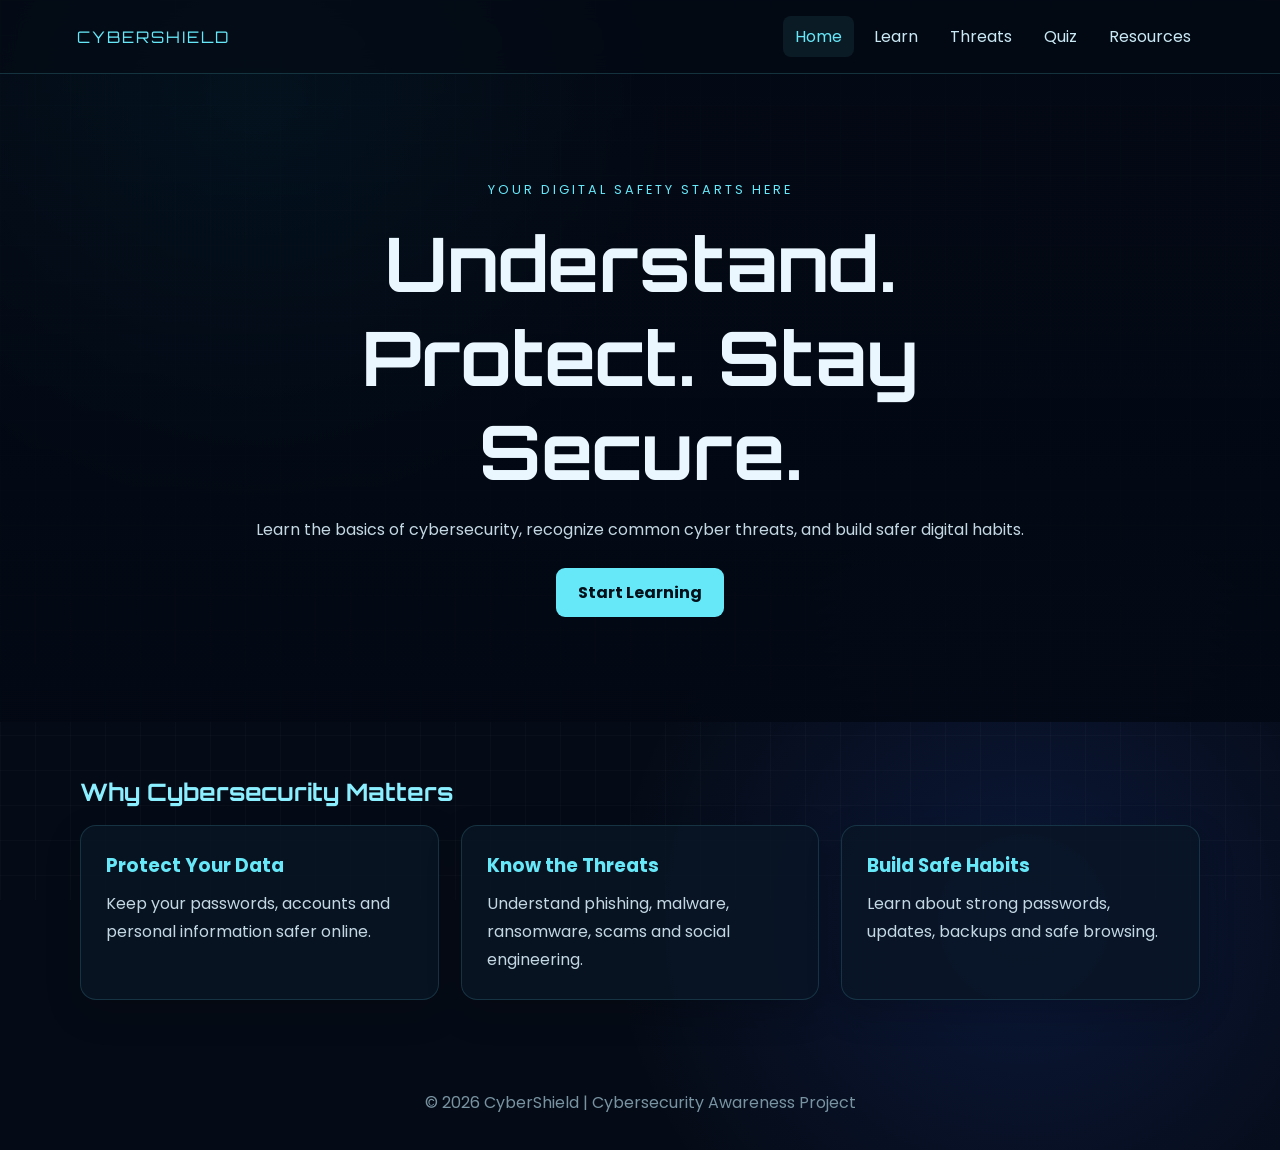
<file: index.html>
<!DOCTYPE html>
<html lang="en">
<head>
    <meta charset="UTF-8">
    <meta name="viewport" content="width=device-width, initial-scale=1.0">

    <title>CyberShield | Home</title>

    <link rel="stylesheet" href="style.css">

    <link href="https://fonts.googleapis.com/css2?family=Orbitron:wght@600;700&family=Poppins:wght@400;500;600&display=swap" rel="stylesheet">
    <script src="script.js"></script>
</head>

<body>

    <!-- Navigation Bar -->
    <header class="navbar">

        <div class="logo">
            CYBERSHIELD
        </div>

        <nav>
            <a class="active" href="index.html">Home</a>
            <a href="learn.html">Learn</a>
            <a href="threats.html">Threats</a>
            <a href="quiz.html">Quiz</a>
            <a href="links.html">Resources</a>
        </nav>

    </header>


    <!-- Hero Section -->
    <section class="hero">

        <div class="hero-content">

            <p class="tag">
                YOUR DIGITAL SAFETY STARTS HERE
            </p>

            <h1>
                Understand. Protect. Stay Secure.
            </h1>

            <p>
                Learn the basics of cybersecurity, recognize common
                cyber threats, and build safer digital habits.
            </p>

            <a href="learn.html" class="btn">
                Start Learning
            </a>

        </div>

    </section>


    <!-- Why Cybersecurity Matters -->
    <main class="container">

        <h2>
            Why Cybersecurity Matters
        </h2>

        <div class="grid three">

            <div class="card">
                <h3>Protect Your Data</h3>

                <p>
                    Keep your passwords, accounts and personal
                    information safer online.
                </p>
            </div>


            <div class="card">
                <h3>Know the Threats</h3>

                <p>
                    Understand phishing, malware, ransomware,
                    scams and social engineering.
                </p>
            </div>


            <div class="card">
                <h3>Build Safe Habits</h3>

                <p>
                    Learn about strong passwords, updates,
                    backups and safe browsing.
                </p>
            </div>

        </div>

    </main>


    <!-- Footer -->
    <footer>
        © 2026 CyberShield | Cybersecurity Awareness Project
    </footer>

</body>
</html>
</file>
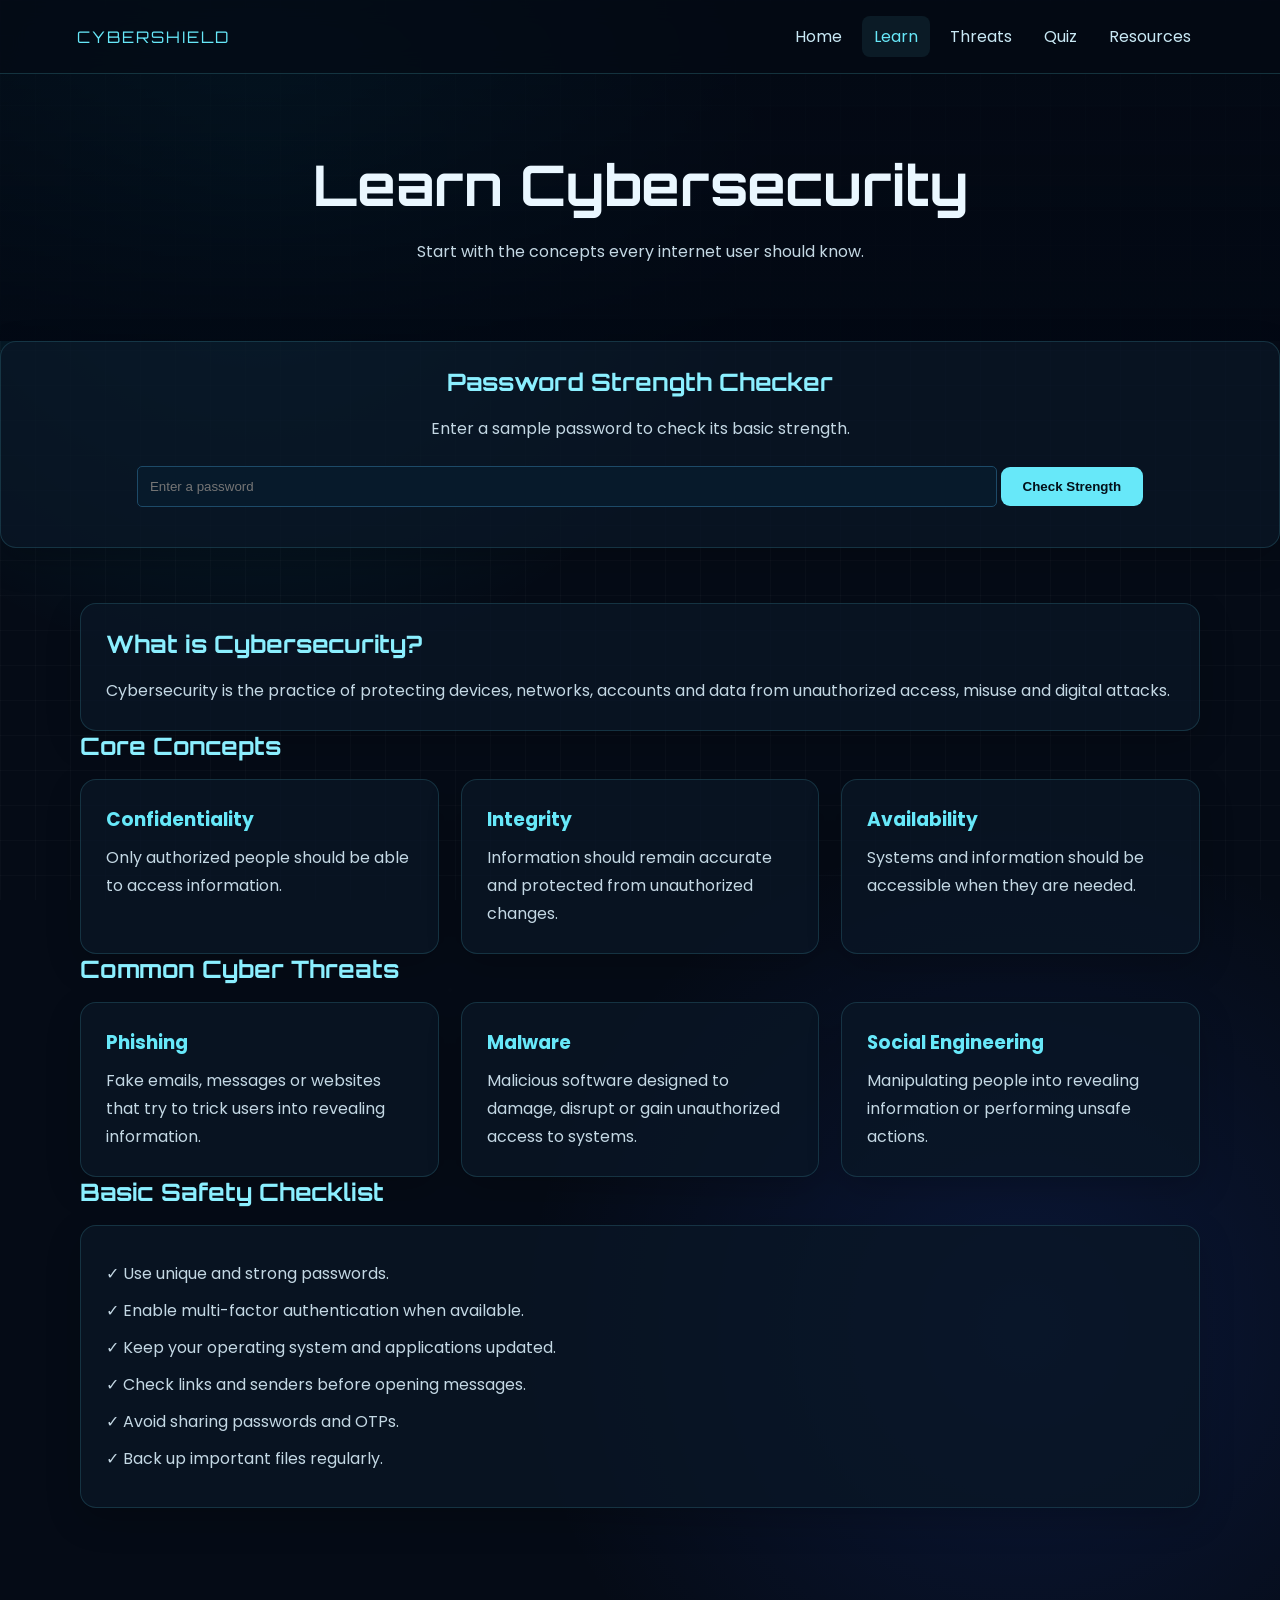
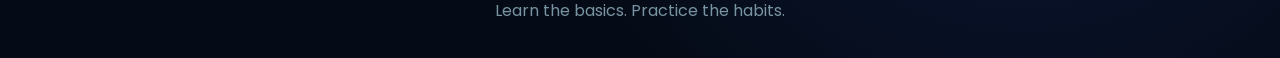
<file: learn.html>
<!DOCTYPE html>
<html lang="en">

<head>
    <meta charset="UTF-8">

    <meta name="viewport" content="width=device-width, initial-scale=1.0">

    <title>CyberShield | Learn</title>

    <link rel="stylesheet" href="style.css">

    <link href="https://fonts.googleapis.com/css2?family=Orbitron:wght@600;700&family=Poppins:wght@400;500;600&display=swap" rel="stylesheet">

    <script src="script.js" defer></script>
</head>

<body>


    <!-- Navigation Bar -->

    <header class="navbar">

        <div class="logo">
            CYBERSHIELD
        </div>

        <nav>

            <a href="index.html">
                Home
            </a>

            <a class="active" href="learn.html">
                Learn
            </a>

            <a href="threats.html">
                Threats
            </a>

            <a href="quiz.html">
                Quiz
            </a>

            <a href="links.html">
                Resources
            </a>

        </nav>

    </header>



    <!-- Page Header -->

    <section class="page-header">

        <h1>
            Learn Cybersecurity
        </h1>

        <p>
            Start with the concepts every internet user should know.
        </p>

    </section>

    <section class="card password-checker">

    <h2>Password Strength Checker</h2>

    <p>
        Enter a sample password to check its basic strength.
    </p>

    <input
        type="password"
        id="password"
        placeholder="Enter a password"
    >

    <button class="btn" onclick="checkPassword()">
        Check Strength
    </button>

    <p id="passwordResult"></p>

</section>

    <!-- Main Content -->

    <main class="container">


        <!-- Introduction -->

        <section class="card">

            <h2>
                What is Cybersecurity?
            </h2>

            <p>
                Cybersecurity is the practice of protecting
                devices, networks, accounts and data from
                unauthorized access, misuse and digital attacks.
            </p>

        </section>



        <!-- CIA Triad -->

        <h2>
            Core Concepts
        </h2>


        <div class="grid three">


            <div class="card">

                <h3>
                    Confidentiality
                </h3>

                <p>
                    Only authorized people should be able
                    to access information.
                </p>

            </div>



            <div class="card">

                <h3>
                    Integrity
                </h3>

                <p>
                    Information should remain accurate and
                    protected from unauthorized changes.
                </p>

            </div>



            <div class="card">

                <h3>
                    Availability
                </h3>

                <p>
                    Systems and information should be
                    accessible when they are needed.
                </p>

            </div>


        </div>



        <!-- Common Threats -->

        <h2>
            Common Cyber Threats
        </h2>


        <div class="grid three">


            <div class="card">

                <h3>
                    Phishing
                </h3>

                <p>
                    Fake emails, messages or websites that
                    try to trick users into revealing information.
                </p>

            </div>



            <div class="card">

                <h3>
                    Malware
                </h3>

                <p>
                    Malicious software designed to damage,
                    disrupt or gain unauthorized access to systems.
                </p>

            </div>



            <div class="card">

                <h3>
                    Social Engineering
                </h3>

                <p>
                    Manipulating people into revealing information
                    or performing unsafe actions.
                </p>

            </div>


        </div>



        <!-- Safety Checklist -->

        <h2>
            Basic Safety Checklist
        </h2>


        <div class="card checklist">

            <p>
                ✓ Use unique and strong passwords.
            </p>

            <p>
                ✓ Enable multi-factor authentication when available.
            </p>

            <p>
                ✓ Keep your operating system and applications updated.
            </p>

            <p>
                ✓ Check links and senders before opening messages.
            </p>

            <p>
                ✓ Avoid sharing passwords and OTPs.
            </p>

            <p>
                ✓ Back up important files regularly.
            </p>

        </div>


    </main>



    <!-- Footer -->

    <footer>

        Learn the basics. Practice the habits.

    </footer>


</body>

</html>
</file>
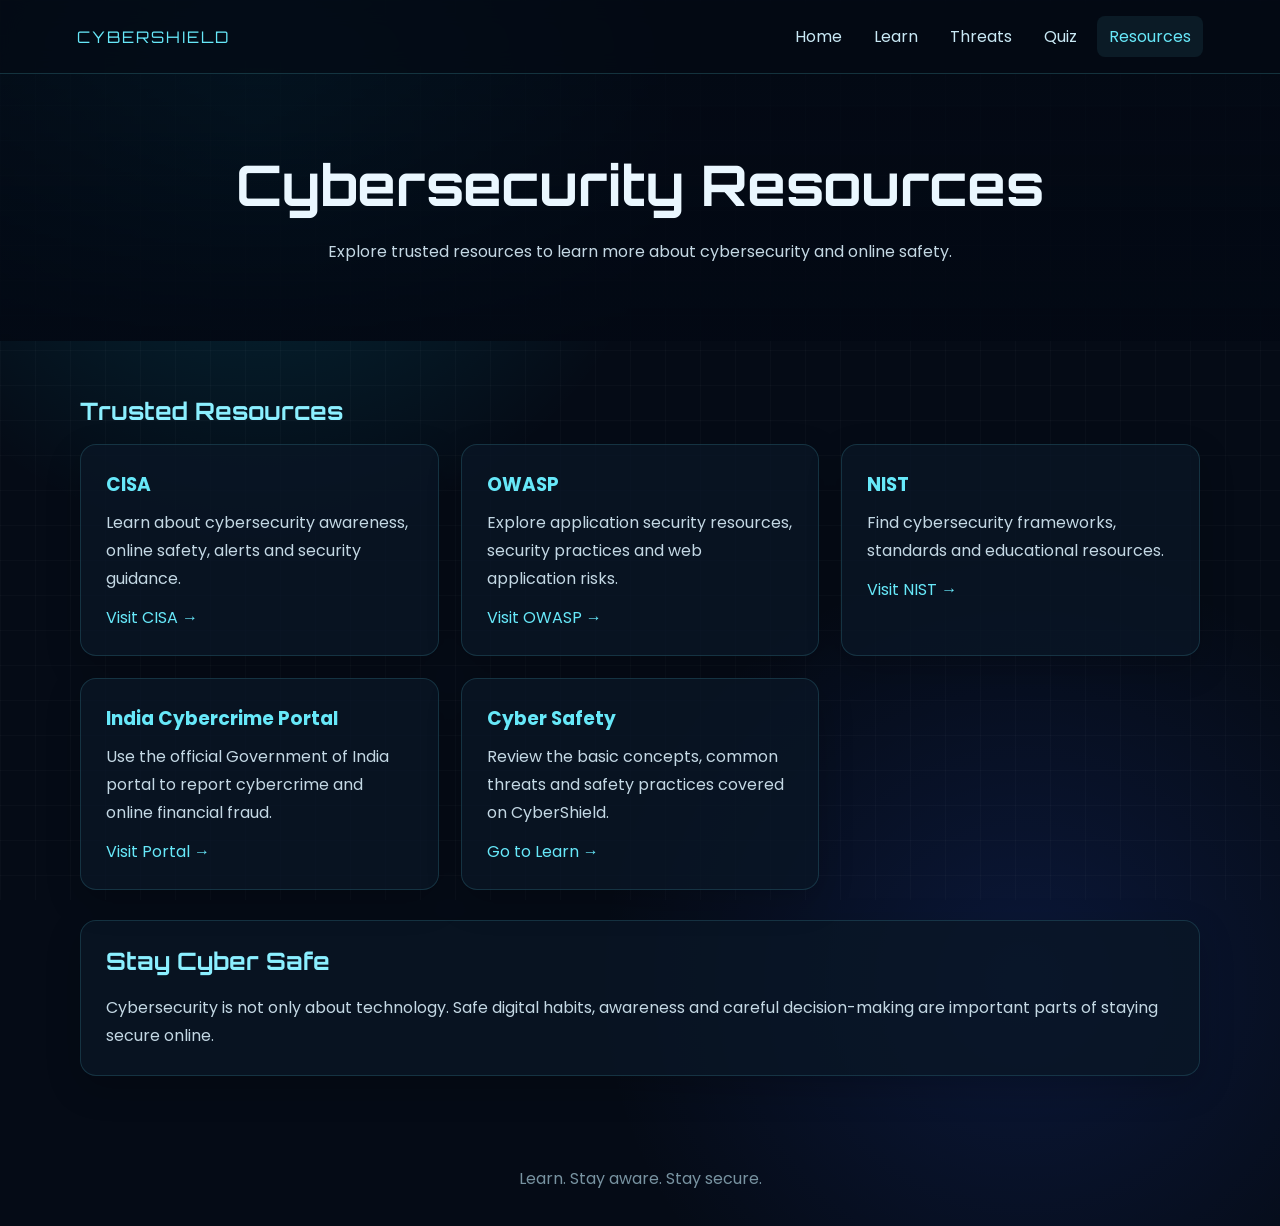
<file: links.html>
<!DOCTYPE html>
<html lang="en">
<head>
    <meta charset="UTF-8">
    <meta name="viewport" content="width=device-width, initial-scale=1.0">

    <title>CyberShield | Resources</title>

    <link rel="stylesheet" href="style.css">

    <link href="https://fonts.googleapis.com/css2?family=Orbitron:wght@600;700&family=Poppins:wght@400;500;600&display=swap" rel="stylesheet">
</head>

<body>

<header class="navbar">

    <div class="logo">CYBERSHIELD</div>

    <nav>
        <a href="index.html">Home</a>
        <a href="learn.html">Learn</a>
        <a href="threats.html">Threats</a>
        <a href="quiz.html">Quiz</a>
        <a class="active" href="links.html">Resources</a>
    </nav>

</header>


<section class="page-header">

    <h1>Cybersecurity Resources</h1>

    <p>
        Explore trusted resources to learn more about cybersecurity and online safety.
    </p>

</section>


<main class="container">

    <h2>Trusted Resources</h2>

    <div class="grid three">

        <!-- CISA -->

        <div class="card">

            <h3>CISA</h3>

            <p>
                Learn about cybersecurity awareness, online safety,
                alerts and security guidance.
            </p>

            <a
                href="https://www.cisa.gov/"
                target="_blank"
                class="text-link"
            >
                Visit CISA →
            </a>

        </div>


        <!-- OWASP -->

        <div class="card">

            <h3>OWASP</h3>

            <p>
                Explore application security resources,
                security practices and web application risks.
            </p>

            <a
                href="https://owasp.org/"
                target="_blank"
                class="text-link"
            >
                Visit OWASP →
            </a>

        </div>


        <!-- NIST -->

        <div class="card">

            <h3>NIST</h3>

            <p>
                Find cybersecurity frameworks, standards
                and educational resources.
            </p>

            <a
                href="https://www.nist.gov/cybersecurity"
                target="_blank"
                class="text-link"
            >
                Visit NIST →
            </a>

        </div>


        <!-- India Cybercrime Portal -->

        <div class="card">

            <h3>India Cybercrime Portal</h3>

            <p>
                Use the official Government of India portal
                to report cybercrime and online financial fraud.
            </p>

            <a
                href="https://www.cybercrime.gov.in/"
                target="_blank"
                class="text-link"
            >
                Visit Portal →
            </a>

        </div>


        <!-- Learn Again -->

        <div class="card">

            <h3>Cyber Safety</h3>

            <p>
                Review the basic concepts, common threats
                and safety practices covered on CyberShield.
            </p>

            <a
                href="learn.html"
                class="text-link"
            >
                Go to Learn →
            </a>

        </div>

    </div>


    <section class="card" style="margin-top:30px;">

        <h2>Stay Cyber Safe</h2>

        <p>
            Cybersecurity is not only about technology.
            Safe digital habits, awareness and careful decision-making
            are important parts of staying secure online.
        </p>

    </section>

</main>


<footer>
    Learn. Stay aware. Stay secure.
</footer>

</body>
</html>
</file>
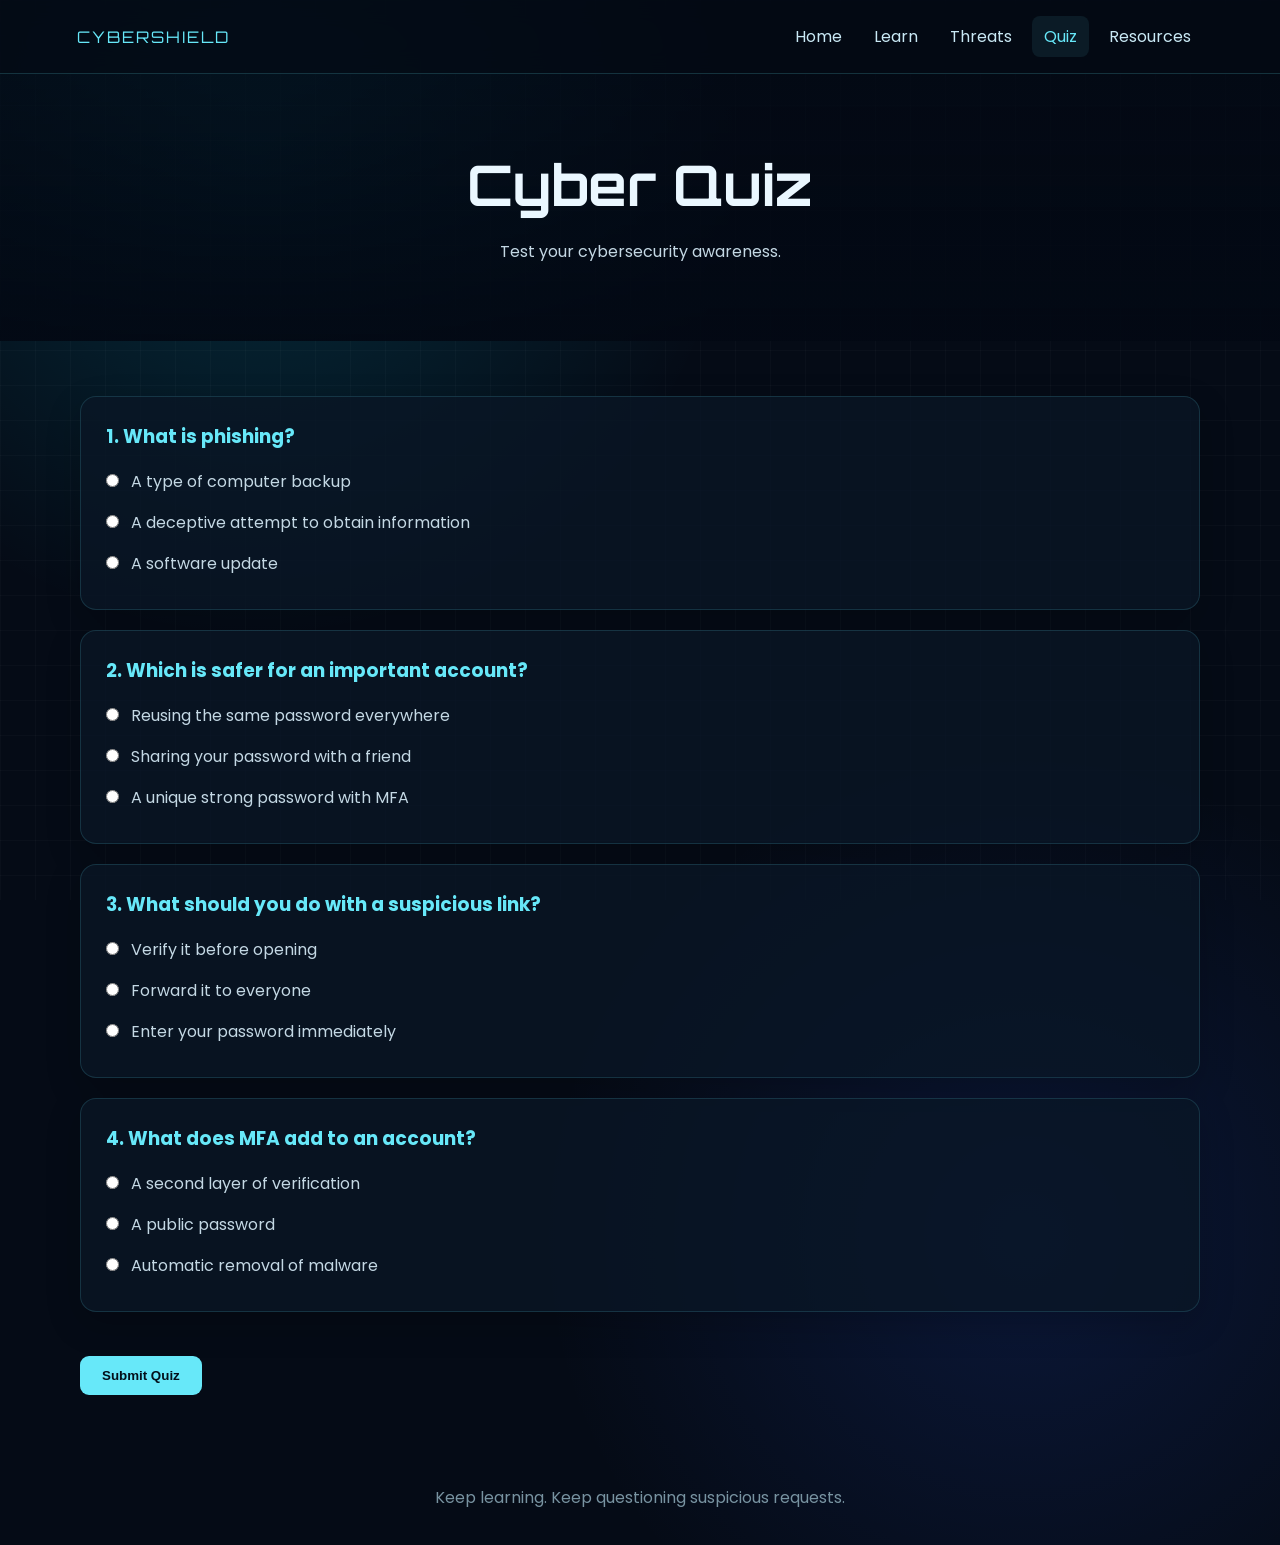
<file: quiz.html>
<!DOCTYPE html>
<html lang="en">

<head>

    <meta charset="UTF-8">

    <meta name="viewport" content="width=device-width, initial-scale=1.0">

    <title>CyberShield | Quiz</title>

    <link rel="stylesheet" href="style.css">

    <link href="https://fonts.googleapis.com/css2?family=Orbitron:wght@600;700&family=Poppins:wght@400;500;600&display=swap" rel="stylesheet">

    <script src="script.js" defer></script>

</head>


<body>


    <!-- Navigation Bar -->

    <header class="navbar">

        <div class="logo">
            CYBERSHIELD
        </div>

        <nav>

            <a href="index.html">
                Home
            </a>

            <a href="learn.html">
                Learn
            </a>

            <a href="threats.html">
                Threats
            </a>

            <a class="active" href="quiz.html">
                Quiz
            </a>

            <a href="links.html">
                Resources
            </a>

        </nav>

    </header>



    <!-- Page Header -->

    <section class="page-header">

        <h1>
            Cyber Quiz
        </h1>

        <p>
            Test your cybersecurity awareness.
        </p>

    </section>



    <!-- Quiz -->

    <main class="container">

        <form id="quizForm">


            <!-- Question 1 -->

            <div class="card question">

                <h3>
                    1. What is phishing?
                </h3>

                <label>
                    <input type="radio" name="q1" value="a">
                    A type of computer backup
                </label>

                <label>
                    <input type="radio" name="q1" value="b">
                    A deceptive attempt to obtain information
                </label>

                <label>
                    <input type="radio" name="q1" value="c">
                    A software update
                </label>

            </div>



            <!-- Question 2 -->

            <div class="card question">

                <h3>
                    2. Which is safer for an important account?
                </h3>

                <label>
                    <input type="radio" name="q2" value="a">
                    Reusing the same password everywhere
                </label>

                <label>
                    <input type="radio" name="q2" value="b">
                    Sharing your password with a friend
                </label>

                <label>
                    <input type="radio" name="q2" value="c">
                    A unique strong password with MFA
                </label>

            </div>



            <!-- Question 3 -->

            <div class="card question">

                <h3>
                    3. What should you do with a suspicious link?
                </h3>

                <label>
                    <input type="radio" name="q3" value="a">
                    Verify it before opening
                </label>

                <label>
                    <input type="radio" name="q3" value="b">
                    Forward it to everyone
                </label>

                <label>
                    <input type="radio" name="q3" value="c">
                    Enter your password immediately
                </label>

            </div>



            <!-- Question 4 -->

            <div class="card question">

                <h3>
                    4. What does MFA add to an account?
                </h3>

                <label>
                    <input type="radio" name="q4" value="a">
                    A second layer of verification
                </label>

                <label>
                    <input type="radio" name="q4" value="b">
                    A public password
                </label>

                <label>
                    <input type="radio" name="q4" value="c">
                    Automatic removal of malware
                </label>

            </div>



            <!-- Submit Button -->

            <button type="submit" class="btn">
                Submit Quiz
            </button>


        </form>



        <!-- Result -->

        <div id="quizResult" class="result">

        </div>


    </main>



    <!-- Footer -->

    <footer>

        Keep learning. Keep questioning suspicious requests.

    </footer>


</body>

</html>
</file>
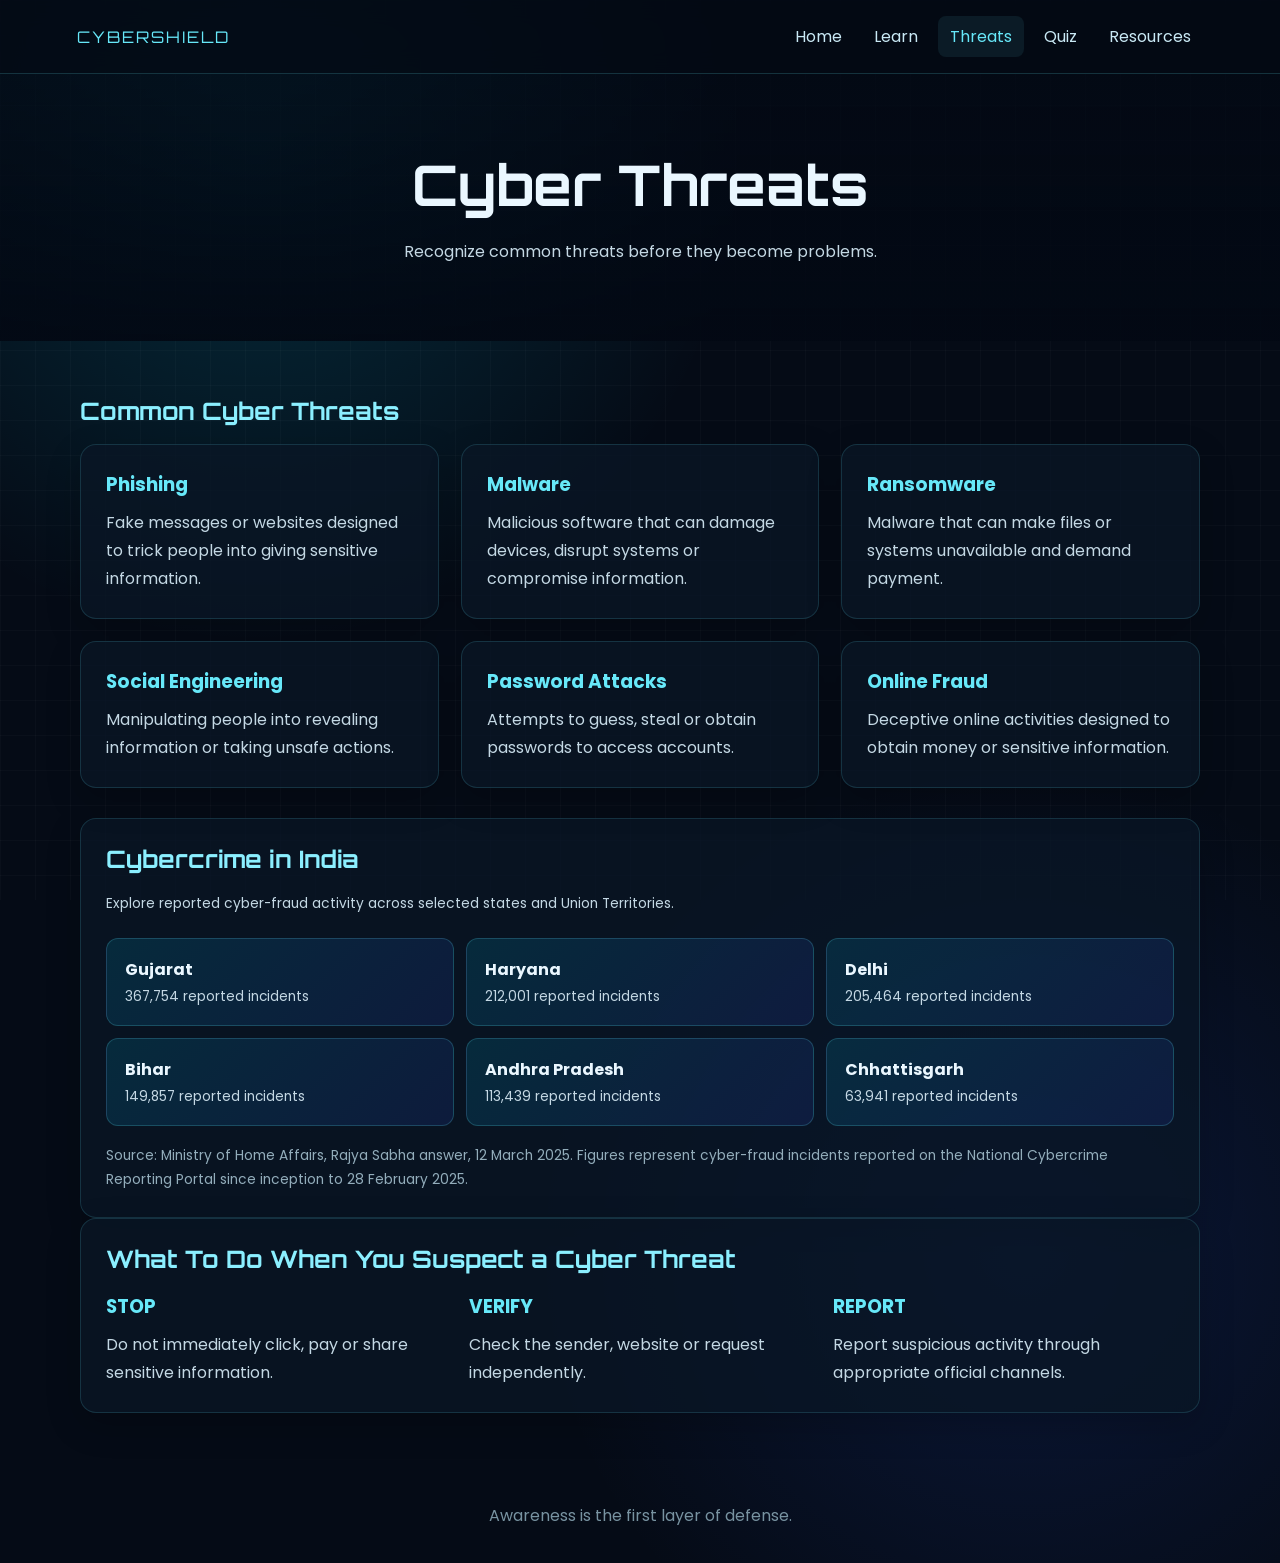
<file: threats.html>
<!DOCTYPE html>
<html lang="en">

<head>

    <meta charset="UTF-8">

    <meta name="viewport" content="width=device-width, initial-scale=1.0">

    <title>CyberShield | Cyber Threats</title>

    <link rel="stylesheet" href="style.css">

    <link href="https://fonts.googleapis.com/css2?family=Orbitron:wght@600;700&family=Poppins:wght@400;500;600&display=swap" rel="stylesheet">

    <script src="script.js" defer></script>

</head>


<body>


    <!-- Navigation Bar -->

    <header class="navbar">

        <div class="logo">
            CYBERSHIELD
        </div>

        <nav>

            <a href="index.html">
                Home
            </a>

            <a href="learn.html">
                Learn
            </a>

            <a class="active" href="threats.html">
                Threats
            </a>

            <a href="quiz.html">
                Quiz
            </a>

            <a href="links.html">
                Resources
            </a>

        </nav>

    </header>



    <!-- Page Header -->

    <section class="page-header">

        <h1>
            Cyber Threats
        </h1>

        <p>
            Recognize common threats before they become problems.
        </p>

    </section>



    <!-- Main Content -->

    <main class="container">


        <!-- Threat Cards -->

        <h2>
            Common Cyber Threats
        </h2>


        <div class="grid three">


            <!-- Phishing -->

            <article class="card threat-card"
                     onclick="toggleThreat(this)">

                <h3>
                    Phishing
                </h3>

                <p>
                    Fake messages or websites designed to trick
                    people into giving sensitive information.
                </p>

                <div class="extra">

                    <strong>How to stay safe:</strong>

                    <p>
                        Check the sender, website address and
                        request carefully before clicking.
                    </p>

                </div>

            </article>



            <!-- Malware -->

            <article class="card threat-card"
                     onclick="toggleThreat(this)">

                <h3>
                    Malware
                </h3>

                <p>
                    Malicious software that can damage devices,
                    disrupt systems or compromise information.
                </p>

                <div class="extra">

                    <strong>How to stay safe:</strong>

                    <p>
                        Keep your software updated and download
                        files only from trusted sources.
                    </p>

                </div>

            </article>



            <!-- Ransomware -->

            <article class="card threat-card"
                     onclick="toggleThreat(this)">

                <h3>
                    Ransomware
                </h3>

                <p>
                    Malware that can make files or systems
                    unavailable and demand payment.
                </p>

                <div class="extra">

                    <strong>How to stay safe:</strong>

                    <p>
                        Keep regular backups and install
                        security updates.
                    </p>

                </div>

            </article>



            <!-- Social Engineering -->

            <article class="card threat-card"
                     onclick="toggleThreat(this)">

                <h3>
                    Social Engineering
                </h3>

                <p>
                    Manipulating people into revealing
                    information or taking unsafe actions.
                </p>

                <div class="extra">

                    <strong>How to stay safe:</strong>

                    <p>
                        Be careful with urgent requests,
                        unfamiliar people and unexpected messages.
                    </p>

                </div>

            </article>



            <!-- Password Attacks -->

            <article class="card threat-card"
                     onclick="toggleThreat(this)">

                <h3>
                    Password Attacks
                </h3>

                <p>
                    Attempts to guess, steal or obtain
                    passwords to access accounts.
                </p>

                <div class="extra">

                    <strong>How to stay safe:</strong>

                    <p>
                        Use long, unique passwords and
                        enable multi-factor authentication.
                    </p>

                </div>

            </article>



            <!-- Online Fraud -->

            <article class="card threat-card"
                     onclick="toggleThreat(this)">

                <h3>
                    Online Fraud
                </h3>

                <p>
                    Deceptive online activities designed to
                    obtain money or sensitive information.
                </p>

                <div class="extra">

                    <strong>How to stay safe:</strong>

                    <p>
                        Verify payment requests and never
                        share passwords or OTPs.
                    </p>

                </div>

            </article>


        </div>



        <!-- Cybercrime Map Section -->

        <section class="card map-section">

            <h2>
                Cybercrime in India
            </h2>

            <p class="small">

                Explore reported cyber-fraud activity across
                selected states and Union Territories.

            </p>


            <!-- Map Area -->

            <div class="india-map">


                <div class="map-card">

                    <strong>
                        Gujarat
                    </strong>

                    <span>
                        367,754 reported incidents
                    </span>

                </div>



                <div class="map-card">

                    <strong>
                        Haryana
                    </strong>

                    <span>
                        212,001 reported incidents
                    </span>

                </div>



                <div class="map-card">

                    <strong>
                        Delhi
                    </strong>

                    <span>
                        205,464 reported incidents
                    </span>

                </div>



                <div class="map-card">

                    <strong>
                        Bihar
                    </strong>

                    <span>
                        149,857 reported incidents
                    </span>

                </div>



                <div class="map-card">

                    <strong>
                        Andhra Pradesh
                    </strong>

                    <span>
                        113,439 reported incidents
                    </span>

                </div>



                <div class="map-card">

                    <strong>
                        Chhattisgarh
                    </strong>

                    <span>
                        63,941 reported incidents
                    </span>

                </div>


            </div>


            <p class="source-note">

                Source: Ministry of Home Affairs, Rajya Sabha
                answer, 12 March 2025. Figures represent
                cyber-fraud incidents reported on the National
                Cybercrime Reporting Portal since inception
                to 28 February 2025.

            </p>

        </section>



        <!-- What To Do -->

        <section class="card">

            <h2>
                What To Do When You Suspect a Cyber Threat
            </h2>


            <div class="grid three">


                <div>

                    <h3>
                        STOP
                    </h3>

                    <p>
                        Do not immediately click, pay or
                        share sensitive information.
                    </p>

                </div>



                <div>

                    <h3>
                        VERIFY
                    </h3>

                    <p>
                        Check the sender, website or request
                        independently.
                    </p>

                </div>



                <div>

                    <h3>
                        REPORT
                    </h3>

                    <p>
                        Report suspicious activity through
                        appropriate official channels.
                    </p>

                </div>


            </div>

        </section>


    </main>



    <!-- Footer -->

    <footer>

        Awareness is the first layer of defense.

    </footer>


</body>

</html>
</file>
<file: style.css>
* {
    box-sizing: border-box;
    margin: 0;
    padding: 0;
}

body {
    font-family: "Poppins", sans-serif;
    color: #eaf7ff;
    min-height: 100vh;

    background:
        radial-gradient(
            circle at 20% 10%,
            rgba(0, 217, 255, 0.16),
            transparent 28%
        ),
        radial-gradient(
            circle at 80% 80%,
            rgba(45, 95, 255, 0.15),
            transparent 30%
        ),
        #050b16;
}


/* Background Grid */

body::before {
    content: "";
    position: fixed;
    inset: 0;
    z-index: -1;
    pointer-events: none;

    background-image:
        linear-gradient(
            rgba(255, 255, 255, 0.025) 1px,
            transparent 1px
        ),
        linear-gradient(
            90deg,
            rgba(255, 255, 255, 0.025) 1px,
            transparent 1px
        );

    background-size: 35px 35px;
}


/* Navigation Bar */

.navbar {
    position: sticky;
    top: 0;
    z-index: 20;

    display: flex;
    justify-content: space-between;
    align-items: center;

    padding: 16px 6%;

    background: rgba(4, 10, 20, 0.88);
    backdrop-filter: blur(12px);

    border-bottom: 1px solid rgba(103, 232, 249, 0.18);
}


/* Logo */

.logo {
    font-family: "Orbitron", sans-serif;
    color: #67e8f9;

    letter-spacing: 2px;
}


/* Navigation Links */

nav {
    display: flex;
    flex-wrap: wrap;
    gap: 8px;
}

nav a {
    color: #c9e9f5;
    text-decoration: none;

    padding: 8px 12px;
    border-radius: 8px;

    transition: 0.25s;
}

nav a:hover,
nav a.active {
    color: #67e8f9;
    background: rgba(103, 232, 249, 0.08);
}


/* Home Hero Section */

.hero {
    min-height: 72vh;

    display: grid;
    place-items: center;

    text-align: center;

    padding: 80px 8%;

    background:
        linear-gradient(
            rgba(3, 9, 20, 0.72),
            rgba(3, 9, 20, 0.92)
        ),
        url("https://images.unsplash.com/photo-1558494949-ef010cbdcc31?auto=format&fit=crop&w=1600&q=80")
        center / cover;
}

.hero-content {
    max-width: 850px;
}


/* Small Hero Text */

.tag {
    color: #67e8f9;

    letter-spacing: 3px;
    font-size: 0.8rem;

    margin-bottom: 14px;
}


/* Headings */

h1,
h2 {
    font-family: "Orbitron", sans-serif;
}

h1 {
    font-size: clamp(2.2rem, 6vw, 4.7rem);
    margin-bottom: 18px;
}

h2 {
    margin-bottom: 18px;
    color: #8befff;
}

h3 {
    color: #67e8f9;
    margin-bottom: 10px;
}


/* Paragraphs */

p {
    line-height: 1.75;
    color: #c4d8e4;
}


/* Buttons */

.btn {
    display: inline-block;

    margin-top: 24px;

    padding: 12px 22px;

    border: 0;
    border-radius: 9px;

    color: #03101a;
    background: #67e8f9;

    font-weight: 700;
    text-decoration: none;

    cursor: pointer;

    transition: 0.25s;
}

.btn:hover {
    transform: translateY(-2px);

    box-shadow:
        0 0 24px rgba(103, 232, 249, 0.35);
}


/* Main Container */

.container {
    width: min(1120px, 90%);
    margin: 55px auto;
}


/* Grid */

.grid {
    display: grid;
    gap: 22px;
}

.grid.three {
    grid-template-columns: repeat(3, 1fr);
}


/* Cards */

.card {
    padding: 25px;

    border: 1px solid rgba(103, 232, 249, 0.15);
    border-radius: 16px;

    background: rgba(10, 23, 38, 0.78);

    box-shadow:
        0 12px 35px rgba(0, 0, 0, 0.2);

    transition: 0.25s;
}

.card:hover {
    transform: translateY(-4px);

    border-color:
        rgba(103, 232, 249, 0.45);
}


/* Page Header */

.page-header {
    padding: 75px 8%;

    text-align: center;

    background:
        linear-gradient(
            rgba(3, 9, 20, 0.7),
            rgba(3, 9, 20, 0.94)
        ),
        url("https://images.unsplash.com/photo-1563013544-824ae1b704d3?auto=format&fit=crop&w=1600&q=80")
        center / cover;
}

.page-header h1 {
    font-size: clamp(2rem, 5vw, 3.5rem);
}


/* Learn Page Checklist */

.checklist p {
    margin: 9px 0;
}


/* Threat Cards */

.threat-card {
    cursor: pointer;
}


/* Hidden Threat Information */

.extra {
    display: none;

    margin-top: 12px;

    color: #8befff;
}


/* Show Threat Information */

.threat-card.open .extra {
    display: block;
}


/* Cybercrime Section */

.map-section {
    margin-top: 30px;
}


/* Small Text */

.small,
.source-note {
    font-size: 0.86rem;
}


/* Source Note */

.source-note {
    margin-top: 18px;
    color: #93adbb;
}


/* Cybercrime Data Grid */

.india-map {
    margin-top: 22px;

    display: grid;

    grid-template-columns: repeat(3, 1fr);

    gap: 12px;
}


/* State Cards */

.map-card {
    padding: 18px;

    border-radius: 12px;

    background:
        linear-gradient(
            135deg,
            rgba(0, 217, 255, 0.12),
            rgba(60, 90, 255, 0.12)
        );

    border: 1px solid rgba(103, 232, 249, 0.2);
}

.map-card strong,
.map-card span {
    display: block;
}

.map-card span {
    color: #c4d8e4;

    margin-top: 5px;

    font-size: 0.85rem;
}


/* Quiz Questions */

.question {
    margin-bottom: 20px;
}


/* Quiz Options */

.question label {
    display: block;

    padding: 8px 0;

    color: #c4d8e4;
}


/* Radio Buttons */

.question input {
    margin-right: 8px;
}


/* Quiz Result */

.result {
    display: none;

    margin-top: 25px;

    padding: 24px;

    border-radius: 14px;

    border: 1px solid rgba(103, 232, 249, 0.35);

    background: rgba(103, 232, 249, 0.08);

    text-align: center;
}


/* Show Quiz Result */

.result.show {
    display: block;
}


/* Resource Links */

.text-link {
    color: #67e8f9;

    text-decoration: none;

    display: inline-block;

    margin-top: 12px;
}

.text-link:hover {
    text-decoration: underline;
}


/* Footer */

footer {
    text-align: center;

    padding: 35px 15px;

    color: #7893a1;
}


/* Mobile Responsive Design */

@media (max-width: 800px) {

    .navbar {
        flex-direction: column;
        gap: 12px;
    }

    .grid.three,
    .india-map {
        grid-template-columns: 1fr;
    }

    nav {
        justify-content: center;
    }

    .hero {
        min-height: 65vh;
    }
}
.password-checker {
    text-align: center;
}

.password-checker input {
    width: 70%;
    padding: 12px;

    margin-top: 15px;

    border: 1px solid #1d4a68;
    border-radius: 5px;

    background-color: #071a2b;
    color: white;
}

#passwordResult {
    margin-top: 15px;
    color: #00d9ff;
    font-weight: bold;
}
</file>
